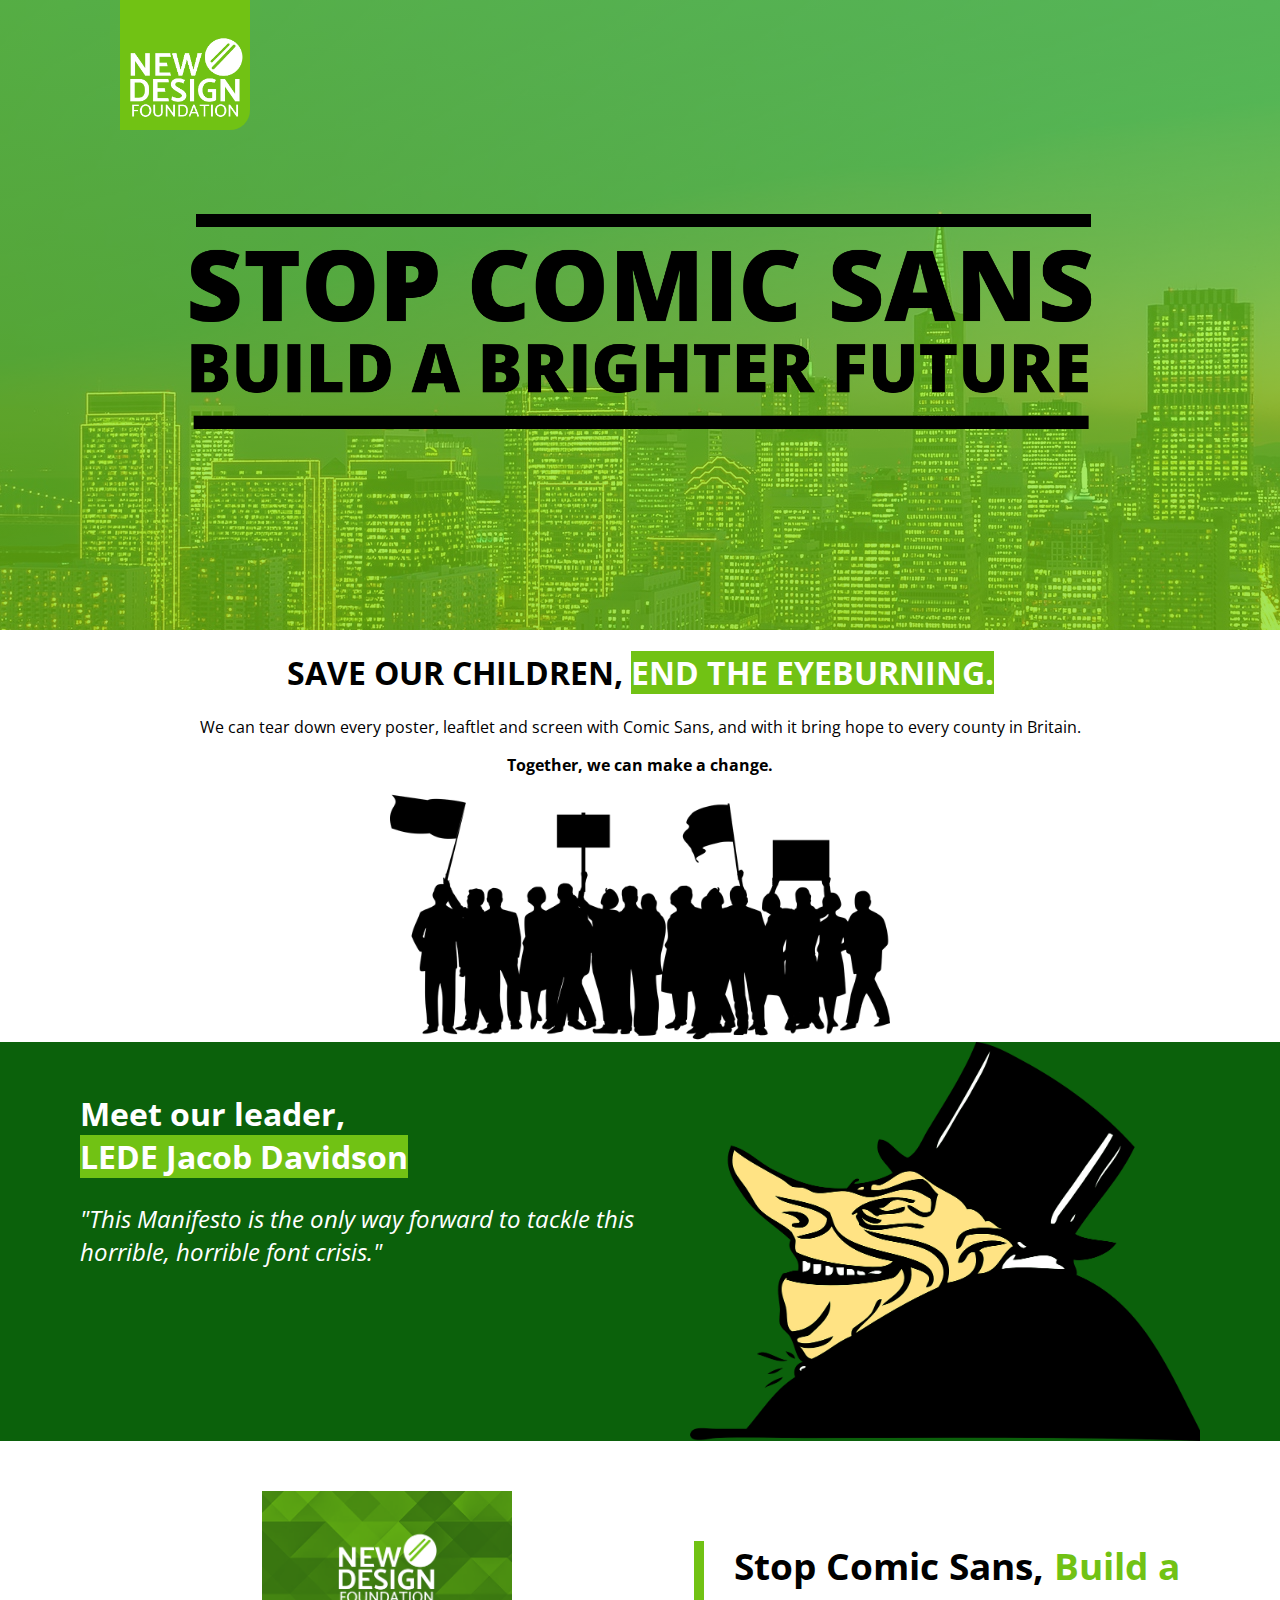
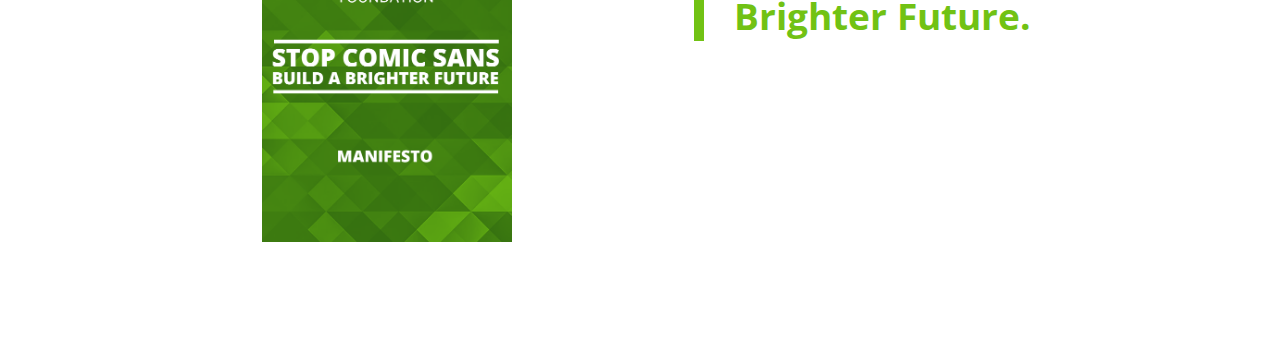
<file: illegalfonts/index.html>
<!DOCTYPE HTML>
<html>
<head>
  <title>NEW DESIGN FOUNDATION</title>
  <link rel="stylesheet" type="text/css" href="style.css">

<meta name="viewport" content="width=device-width, initial-scale=1.0">

</head>
<body>
  <div class="header">
    <img id="logo" src="assets/logo.png" alt="New Design Foundation">
  </div>
  <div class="showcase">
  <img id="showcasearms" alt="STOP COMIC SANS BUILD A BRIGHTER FUTURE" src="assets/STOP COMIC SANS.png">
</div>
<div class="content">
  <h1 style="text-align: center;">SAVE OUR CHILDREN, <span class="highlight">END THE EYEBURNING.</span></h1>
  <p style="text-align: center;">We can tear down every poster, leaftlet and screen with Comic Sans, and with it bring hope to every county in Britain.</p>
  <p style="text-align: center;font-weight: 700;">Together, we can make a change.</p>
  <img id="crowd" src="assets/crowd.png" style="height: auto; width: 500px;margin-left: auto; margin-right: auto;display: block;">
</div>

<div class="leader">
  <div id="leader1">
  <h1 style="font-size:250;margin-top: 50px;">Meet our leader, <br> <span class="highlight">LEDE Jacob Davidson</span></h1>
  <i><p style="font-size: 150%;">"This Manifesto is the only way forward to tackle this horrible, horrible font crisis."  </p></i>
</div>
<img src="assets/leader.png" style="width: 510px; height: auto;">
</div>
<div class="manifesto">
  <img id="manifestoimg" src="assets/MANIFESTO.png">
  <h1 class="manifestotext">Stop Comic Sans, <span class="green">Build a <br> Brighter Future.</span></h1>
</div>
</body>
</html>
</file>
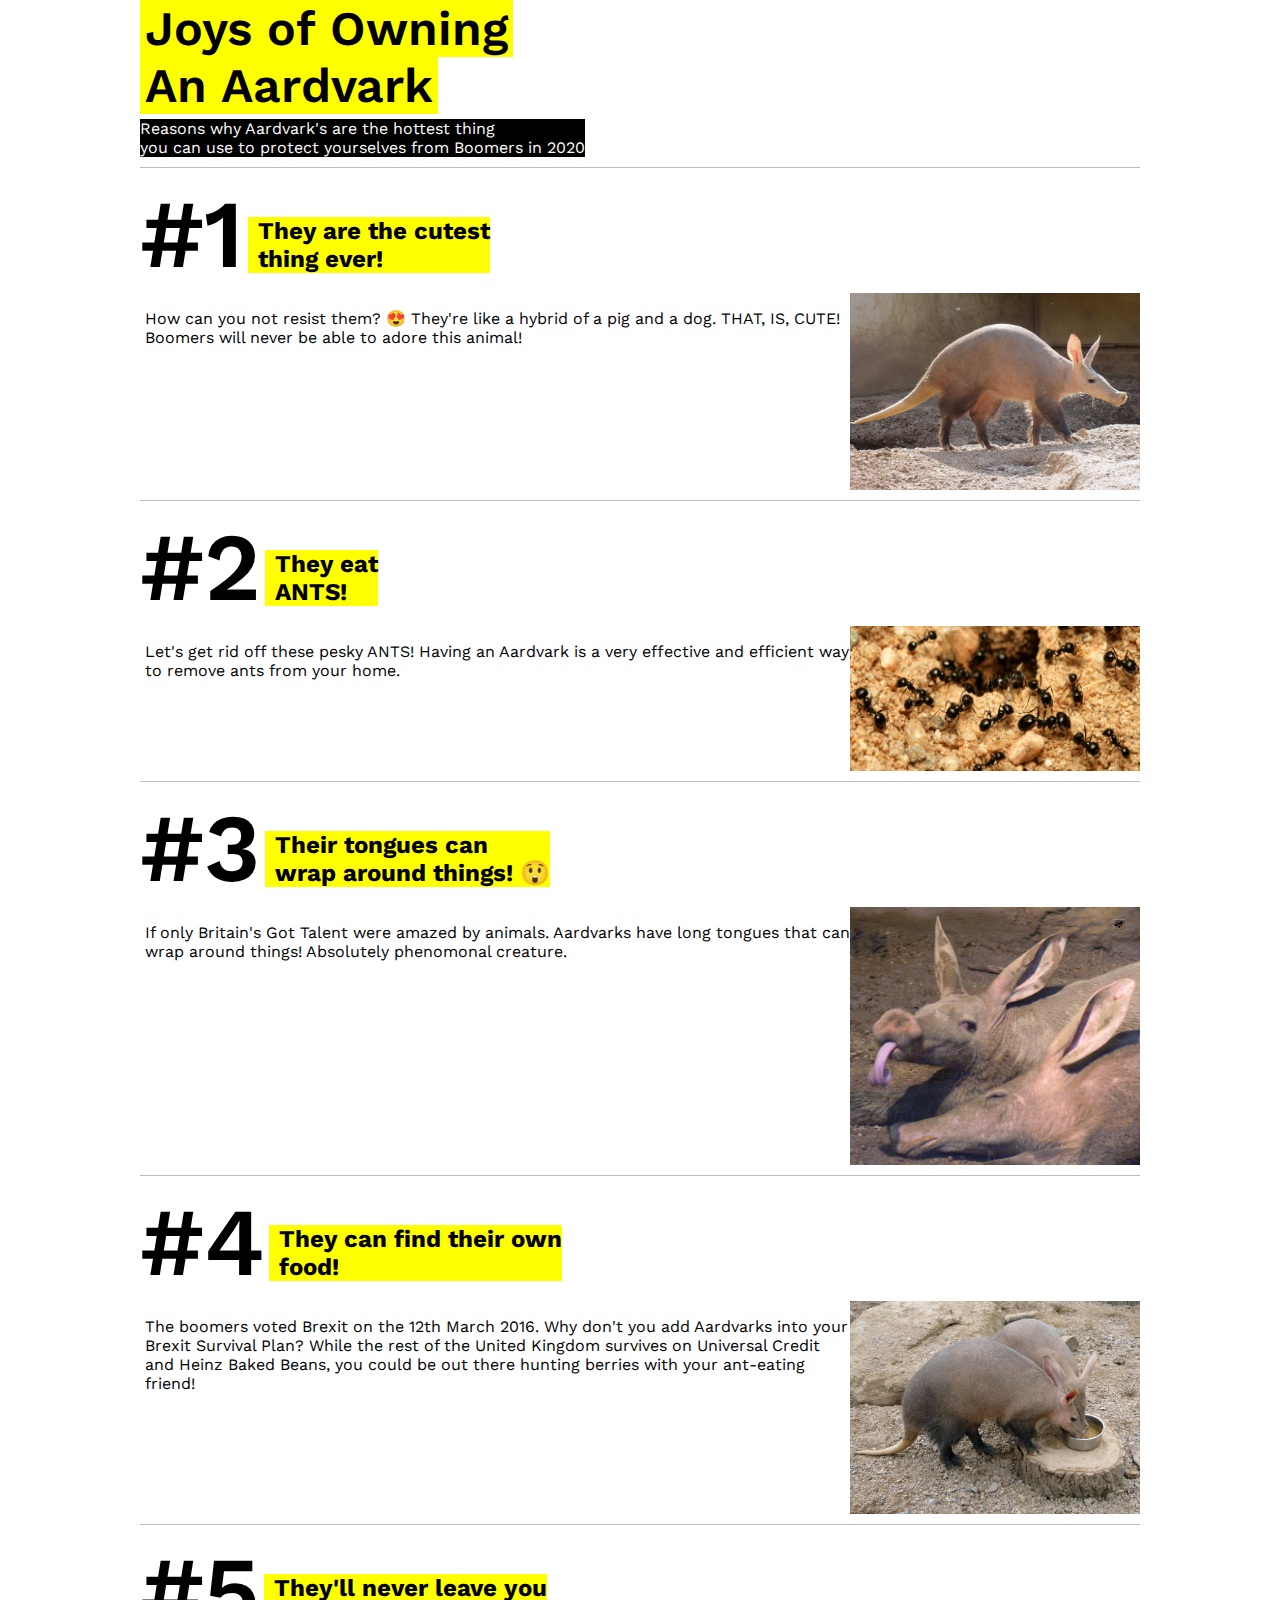
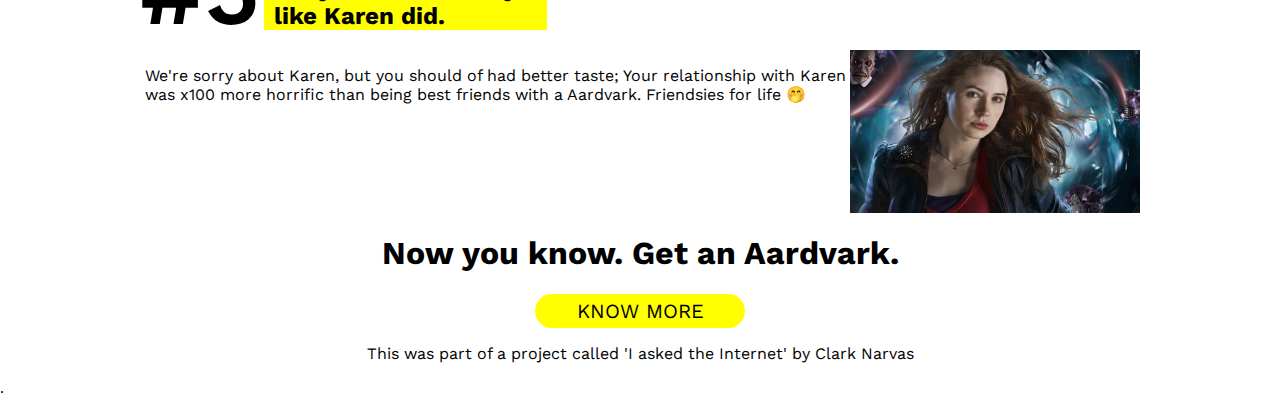
<file: joysofowninganaardvark/index.html>
<!DOCTYPE HTML>
<html lang="en">
<head>
  <title>Joys Of Owning An Aardvark - IATI</title>

<meta name="viewport" content="width=device-width, initial-scale=1.0">

  <link rel="stylesheet" type="text/css" href="style.css">
</head>
<body>
  <div class="head-mobile">
    <span class="header-mobile">Joys of Owning An Aardvark</span>
  </div>
  <div class="wrapper">
  <div class="head">
  <span class="header">Joys of Owning</span><br>
  <span class="header">An Aardvark</span>
</div>

  <span class="header-desc">Reasons why Aardvark's are the hottest thing <br>
    you can use to protect yourselves from Boomers in 2020</span>
<br>
<div class="vline"></div>
  <span class="Numbers">#1</span>
  <h2 style="display: inline-block;padding-left: 10px;font-family: 'Work Sans';background-color: yellow;">They are the cutest <br>thing ever!</h2>
  <br>
  <div class="flex">
  <p style="float: right; margin-left: 5px;">How can you not resist them? 😍 They're like a hybrid of a pig and a dog. THAT, IS, CUTE! Boomers will never be able to adore this animal!</p>
  <img src="images/01.jpg" style="width: 290px; height: auto;">
</div>
<div class="vline"></div>
<span class="Numbers">#2</span>
<h2 style="display: inline-block;padding-left: 10px;font-family: 'Work Sans';background-color: yellow;">They eat <br> ANTS!</h2>
<br>
<div class="flex">
<p style="margin-left: 5px;">Let's get rid off these pesky ANTS! Having an Aardvark is a very effective and efficient way to remove ants from your home. </p>
<img src="images/02.jpg" style="width: 290px; height: auto;">
</div>
<div class="vline"></div>
<span class="Numbers">#3</span>
<h2 style="display: inline-block;padding-left: 10px;font-family: 'Work Sans';background-color: yellow;">Their tongues can <br> wrap around things! 😲</h2>
<br>
<div class="flex">
<p style="margin-left: 5px;">If only Britain's Got Talent were amazed by animals. Aardvarks have long tongues that can wrap around things! Absolutely phenomonal creature.</p>
<img src="images/04.jpg" style="width: 290px; height: auto;">

</div>
<div class="vline"></div>
<span class="Numbers">#4</span>
<h2 style="display: inline-block;padding-left: 10px;font-family: 'Work Sans';background-color: yellow;">They can find their own<br> food!</h2>
<br>
<div class="flex">
<p style="margin-left: 5px;">The boomers voted Brexit on the 12th March 2016. Why don't you add Aardvarks into your Brexit Survival Plan? While the rest of the United Kingdom survives on Universal Credit and Heinz Baked Beans, you could be out there hunting berries with your ant-eating friend!</p>
<img src="images/03.jpg" style="width: 290px; height: auto;">

</div>
<div class="vline"></div>
<span class="Numbers">#5</span>
<h2 style="display: inline-block;padding-left: 10px;font-family: 'Work Sans';background-color: yellow;">They'll never leave you <br>like Karen did.</h2>
<br>
<div class="flex">
<p style="margin-left: 5px;">We're sorry about Karen, but you should of had better taste; Your relationship with Karen was x100 more horrific than being best friends with a Aardvark. Friendsies for life 🤭</p>
<img src="images/05.jpg" style="width: 290px; height: auto;">

</div>

  <h1>Now you know. Get an Aardvark.</h1>
  <a class="button" href="https://www.nationalgeographic.com/animals/mammals/a/aardvark/" style="text-align: center;">KNOW MORE</a>
  <p style="text-align: center;">This was part of a project called 'I asked the Internet' by Clark Narvas</p>
</div>
</body>
</html>

.
</file>
<file: illegalfonts/style.css>
@import url('https://fonts.googleapis.com/css?family=Open+Sans:400,700&display=swap');

::selection {
  background-color: #71c214;
  color: white;
}
body {
  padding: 0;
  margin: 0;
}
span.slogan {
  font-family: 'Open Sans', sans-serif;

}

p {
  font-family: 'Open Sans';
}
h1 {
  font-family: 'Open Sans';
}
#logo {
  position: fixed;
  width: auto;
  height: 130px;
  padding-left: 120px;
  border-bottom-left-radius: 20px;
  border-bottom-right-radius: 20px;
}
.showcase {
  background-image:
  linear-gradient(
  rgba(129, 254, 57, 0.66),
  rgba(119, 198, 1, 0.7)
),
  url("assets/showcase1.jpg");
  background-position: top;
  background-attachment: fixed;
  height: 70vh;
  background:
}

#showcasearms {
  width: auto;
  height: 290px;
  margin-left: auto;
  margin-right: auto;
  display: block;
  padding-top: 20vh;
}

.highlight {
  background-color: #71c214;
  color: white;
  white-space: nowrap;
}
.content {
  margin-left: auto;
  margin-right: auto;
  width: 900px;
}

.leader {
  height: auto;
  background-color: #0B610B;
  color: white;
  display: flex;
  padding-left: 30px;
  padding-right: 30px;
  justify-content: center;
  flex-flow: row wrap;
}

#leader1 {
  width: 50%;
}

.manifesto {
  min-height: 500px;
  height: auto;
  padding-left: 100px;
  padding-right: 100px;
}

.manifestotext {
  margin-top: 100px;
  padding-left: 30px;
  font-size: 400%;
  float: right;
  text-align: left;
  border-left: 15px solid #71c214;
}

span.green {
  color: #71c214;
}

#manifestoimg {
  margin-top: 50px;
  margin-left: 15%;
  height: auto;
  width: 250px;
  transition: ease-in 0.2s;

}

#manifestoimg:hover {
  transition: ease-in 0.3s;
  transform: scale(1.2);
}


@media only screen and (max-width: 1100px) {

  #leader1 {
    width: 100% !important;
  }
  #logo {
    height: 100px !important;
    padding-left: 10px;
  }

  #showcasearms {
    height: 100px !important;
  }

.content {
  width: 100%;
}

.manifesto {
  padding-left: 3%;
  padding-right: 3%;
}
.manifestotext {
  float: none !important;
  margin-left: auto !important;
  margin-right: auto !important;
}
#crowd {
  width: 400px !important;
}

}

@media only screen and (max-width: 1456px) {


.manifestotext {
  font-size: 230%;
  border-left: 10px solid #71c214;
}


}
</file>
<file: joysofowninganaardvark/style.css>
@import url('https://fonts.googleapis.com/css?family=Work+Sans:400,700&display=swap');

body {
  padding: 0;
  margin: 0;
}

div.head-mobile {
  display: none;
}

@media only screen and (max-width: 1000px) {
  div.wrapper {
    width: 100% !important;
  }

  .flex {
    display: block !important;
  }
}


@media only screen and (max-width: 500px) {
  img {
    width: 90% !important;
    margin-left: auto !important;
    margin-right: auto !important;
    display: block;
  }



  div.wrapper {
    padding: 0 !important;
  }

  div.head {
    display: none;
  }

  span.header-desc {
    display: none !important;
  }


  .head-mobile {
    background-color: yellow;
    width: 100%;
    position: fixed !important;
    display: block !important;
    font-family: 'Work Sans';
    font-weight: 600;
    padding: 10px;
    border-bottom: grey;
  }

  .header-mobile {
    font-size: 150%;
  }

}

div.wrapper {
  margin-left: auto;
  margin-right: auto;
  padding-left: 10px;
  padding-right: 10px;
  width: 1000px;
}
span.header {
  background-color: yellow;
  color: black;
  font-family: 'Work Sans';
  padding-left: 5px;
  padding-right: 5px;
  font-size: 300%;
  margin-bottom: 10px;
  margin-top: 10px;
  font-weight: 600;
}

span.header-desc {
  margin-top: 5px;
  font-family: 'Work Sans';
  background-color: black;
  color: white;
  display: inline-block;
}

span.Numbers {
  font-size: 600%;
  display: inline-block;
  font-family: 'Work Sans';
  font-weight: 600;
}

p {
  font-family: 'Work Sans';
}

.vline {
  margin-top: 10px;
  margin-bottom: 10px;
  border-bottom: solid 1px #BDBDBD;
}

.flex {
  display: flex;
}

h1 {
  font-family: 'Work Sans';
  text-align: center;
}

a.button {
  font-family: 'Work Sans';
  display: block;
  width: 200px;
  margin-left: auto;
  margin-right: auto;
  padding: 5px;
  background-color: yellow;
  font-size: 20px;
  border-radius: 20px;
  transition: linear 0.1s;
  text-decoration: none;
  color: black;
}

a.button:hover {
  background-color: black;
  color: white;
  transition: ease 0.1s;
  transform: scale(1.1)
}

a.button:active {
 background-color: grey;
}
</file>
